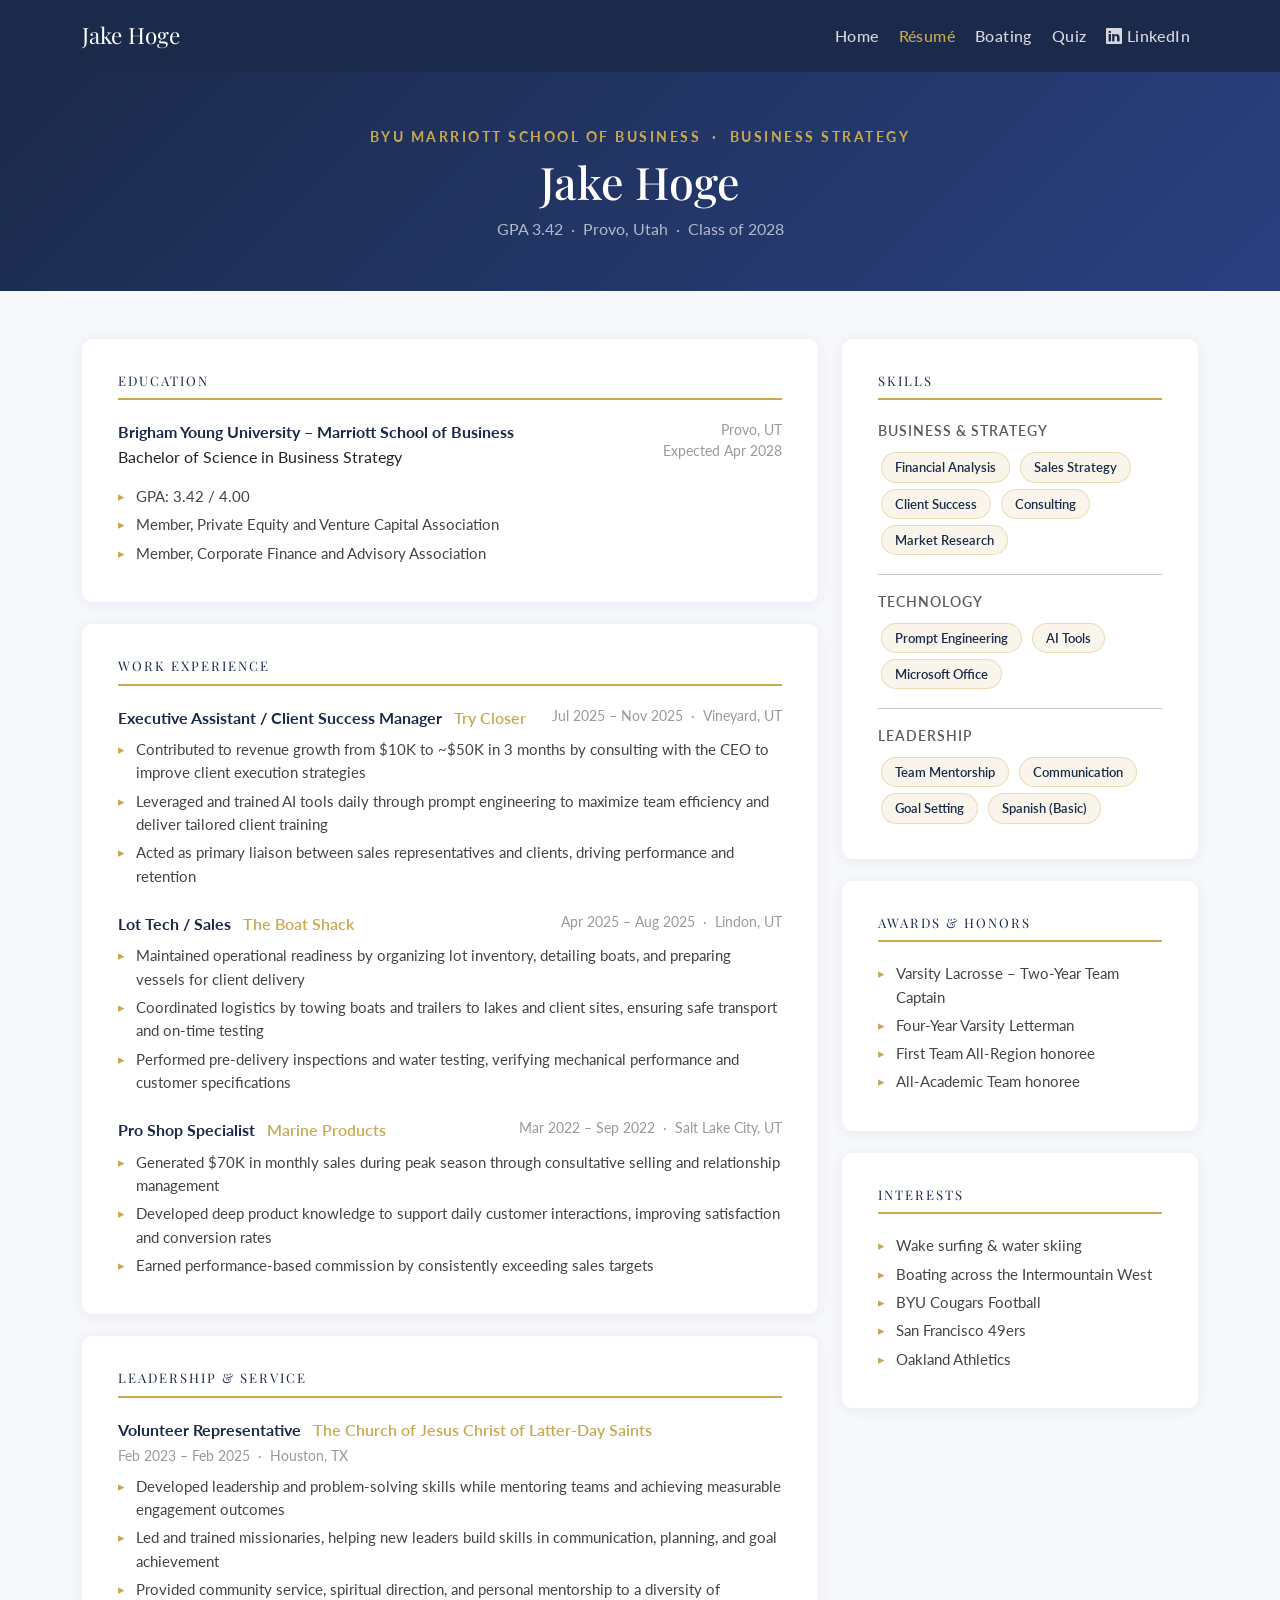
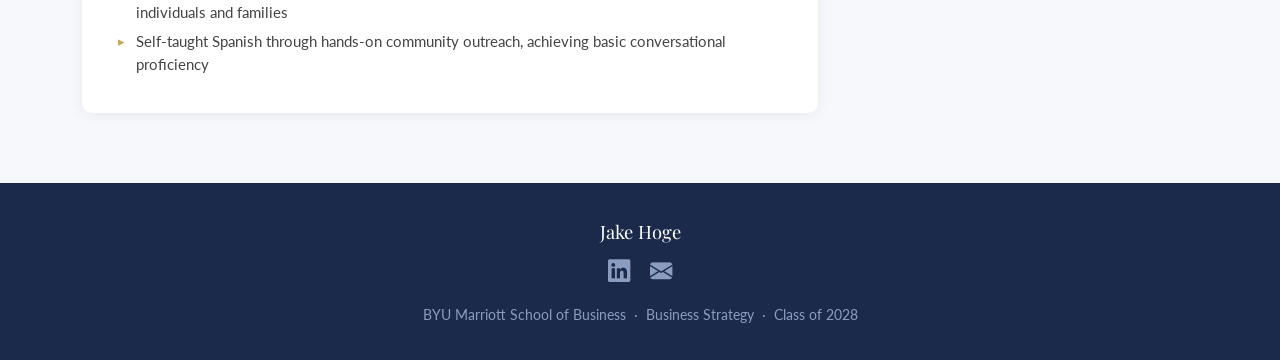
<file: index.html>
<!DOCTYPE html>
<html lang="en">
<head>
  <meta charset="UTF-8">
  <meta name="viewport" content="width=device-width, initial-scale=1">
  <title>Jake Hoge | Résumé</title>
  <link href="https://cdn.jsdelivr.net/npm/bootstrap@5.3.2/dist/css/bootstrap.min.css" rel="stylesheet">
  <link rel="stylesheet" href="https://cdn.jsdelivr.net/npm/bootstrap-icons@1.11.3/font/bootstrap-icons.css">
  <link href="https://fonts.googleapis.com/css2?family=Playfair+Display:wght@400;700&family=Lato:wght@300;400;700&display=swap" rel="stylesheet">
  <style>
    :root {
      --navy: #1b2a4a;
      --gold: #c8a951;
      --gold-light: #e8d08a;
      --bg-light: #f7f8fc;
    }
    body { font-family: 'Lato', sans-serif; background: var(--bg-light); }

    /* NAVBAR */
    .navbar { background: var(--navy) !important; padding: 14px 0; }
    .navbar-brand { font-family: 'Playfair Display', serif; font-size: 1.4rem; color: #fff !important; }
    .nav-link { color: rgba(255,255,255,0.82) !important; font-weight: 500; letter-spacing: 0.4px; transition: color 0.2s; }
    .nav-link:hover, .nav-link.active { color: var(--gold) !important; }

    /* RESUME HEADER */
    .resume-header {
      background: linear-gradient(135deg, #1b2a4a 0%, #2a4080 100%);
      padding: 55px 0 50px;
      color: #fff;
    }
    .resume-header h1 { font-family: 'Playfair Display', serif; font-size: 2.8rem; }
    .resume-header .subtitle { color: var(--gold); letter-spacing: 2.5px; text-transform: uppercase; font-size: 0.85rem; font-weight: 700; }

    /* RESUME CARD */
    .r-card {
      background: #fff;
      border-radius: 10px;
      box-shadow: 0 2px 14px rgba(27,42,74,0.07);
      padding: 32px 36px;
      margin-bottom: 22px;
    }

    /* SECTION HEADINGS */
    .r-heading {
      font-family: 'Playfair Display', serif;
      color: var(--navy);
      font-size: 0.82rem;
      text-transform: uppercase;
      letter-spacing: 2px;
      border-bottom: 2px solid var(--gold);
      padding-bottom: 8px;
      margin-bottom: 20px;
    }

    /* JOB ENTRIES */
    .job-title { font-weight: 700; color: var(--navy); font-size: 1.02rem; }
    .company-name { color: var(--gold); font-weight: 600; }
    .date-loc { color: #999; font-size: 0.85rem; }

    /* BULLETS */
    .r-bullet { position: relative; padding-left: 18px; color: #444; font-size: 0.94rem; margin-bottom: 5px; line-height: 1.55; }
    .r-bullet::before { content: '▸'; position: absolute; left: 0; color: var(--gold); font-size: 0.8rem; top: 2px; }

    /* SKILL TAGS */
    .skill-tag {
      display: inline-block;
      background: rgba(200,169,81,0.12);
      color: var(--navy);
      border: 1px solid rgba(200,169,81,0.35);
      border-radius: 20px;
      padding: 4px 13px;
      font-size: 0.84rem;
      font-weight: 600;
      margin: 3px;
    }

    /* FOOTER */
    footer { background: var(--navy); color: #8a9dc0; padding: 35px 0; }
    footer a { color: var(--gold); text-decoration: none; }
    .social-link { font-size: 1.4rem; color: #8a9dc0; margin: 0 8px; transition: color 0.2s; display: inline-block; }
    .social-link:hover { color: var(--gold); }
  </style>
</head>
<body>

<nav class="navbar navbar-expand-lg sticky-top">
  <div class="container">
    <a class="navbar-brand" href="index.html">Jake Hoge</a>
    <button class="navbar-toggler border-0" type="button" data-bs-toggle="collapse" data-bs-target="#navmenu">
      <i class="bi bi-list text-white fs-3"></i>
    </button>
    <div class="collapse navbar-collapse" id="navmenu">
      <ul class="navbar-nav ms-auto gap-1">
        <li class="nav-item"><a class="nav-link" href="index.html">Home</a></li>
        <li class="nav-item"><a class="nav-link active" href="resume.html">Résumé</a></li>
        <li class="nav-item"><a class="nav-link" href="scratch.html">Boating</a></li>
        <li class="nav-item"><a class="nav-link" href="app.html">Quiz</a></li>
        <li class="nav-item">
          <a class="nav-link" href="https://www.linkedin.com/in/jake-hoge" target="_blank">
            <i class="bi bi-linkedin me-1"></i>LinkedIn
          </a>
        </li>
      </ul>
    </div>
  </div>
</nav>

<div class="resume-header text-center">
  <div class="container">
    <div class="subtitle mb-2">BYU Marriott School of Business &nbsp;·&nbsp; Business Strategy</div>
    <h1 class="mb-2">Jake Hoge</h1>
    <p class="mb-0" style="color:rgba(255,255,255,0.65);">GPA 3.42 &nbsp;·&nbsp; Provo, Utah &nbsp;·&nbsp; Class of 2028</p>
  </div>
</div>

<div class="container py-5">
  <div class="row g-4">

    <div class="col-lg-8">

      <div class="r-card">
        <div class="r-heading">Education</div>
        <div class="d-flex justify-content-between flex-wrap gap-2">
          <div>
            <div class="job-title">Brigham Young University &ndash; Marriott School of Business</div>
            <div>Bachelor of Science in Business Strategy</div>
          </div>
          <div class="text-end">
            <div class="date-loc">Provo, UT</div>
            <div class="date-loc">Expected Apr 2028</div>
          </div>
        </div>
        <div class="mt-3">
          <div class="r-bullet">GPA: 3.42 / 4.00</div>
          <div class="r-bullet">Member, Private Equity and Venture Capital Association</div>
          <div class="r-bullet">Member, Corporate Finance and Advisory Association</div>
        </div>
      </div>

      <div class="r-card">
        <div class="r-heading">Work Experience</div>

        <div class="mb-4">
          <div class="d-flex justify-content-between flex-wrap gap-1">
            <div>
              <span class="job-title">Executive Assistant / Client Success Manager</span>
              <span class="ms-2 company-name">Try Closer</span>
            </div>
            <div class="date-loc">Jul 2025 – Nov 2025 &nbsp;·&nbsp; Vineyard, UT</div>
          </div>
          <div class="mt-2">
            <div class="r-bullet">Contributed to revenue growth from $10K to ~$50K in 3 months by consulting with the CEO to improve client execution strategies</div>
            <div class="r-bullet">Leveraged and trained AI tools daily through prompt engineering to maximize team efficiency and deliver tailored client training</div>
            <div class="r-bullet">Acted as primary liaison between sales representatives and clients, driving performance and retention</div>
          </div>
        </div>

        <div class="mb-4">
          <div class="d-flex justify-content-between flex-wrap gap-1">
            <div>
              <span class="job-title">Lot Tech / Sales</span>
              <span class="ms-2 company-name">The Boat Shack</span>
            </div>
            <div class="date-loc">Apr 2025 – Aug 2025 &nbsp;·&nbsp; Lindon, UT</div>
          </div>
          <div class="mt-2">
            <div class="r-bullet">Maintained operational readiness by organizing lot inventory, detailing boats, and preparing vessels for client delivery</div>
            <div class="r-bullet">Coordinated logistics by towing boats and trailers to lakes and client sites, ensuring safe transport and on-time testing</div>
            <div class="r-bullet">Performed pre-delivery inspections and water testing, verifying mechanical performance and customer specifications</div>
          </div>
        </div>

        <div>
          <div class="d-flex justify-content-between flex-wrap gap-1">
            <div>
              <span class="job-title">Pro Shop Specialist</span>
              <span class="ms-2 company-name">Marine Products</span>
            </div>
            <div class="date-loc">Mar 2022 – Sep 2022 &nbsp;·&nbsp; Salt Lake City, UT</div>
          </div>
          <div class="mt-2">
            <div class="r-bullet">Generated $70K in monthly sales during peak season through consultative selling and relationship management</div>
            <div class="r-bullet">Developed deep product knowledge to support daily customer interactions, improving satisfaction and conversion rates</div>
            <div class="r-bullet">Earned performance-based commission by consistently exceeding sales targets</div>
          </div>
        </div>
      </div>

      <div class="r-card">
        <div class="r-heading">Leadership &amp; Service</div>
        <div class="d-flex justify-content-between flex-wrap gap-1">
          <div>
            <span class="job-title">Volunteer Representative</span>
            <span class="ms-2 company-name">The Church of Jesus Christ of Latter-Day Saints</span>
          </div>
          <div class="date-loc">Feb 2023 – Feb 2025 &nbsp;·&nbsp; Houston, TX</div>
        </div>
        <div class="mt-2">
          <div class="r-bullet">Developed leadership and problem-solving skills while mentoring teams and achieving measurable engagement outcomes</div>
          <div class="r-bullet">Led and trained missionaries, helping new leaders build skills in communication, planning, and goal achievement</div>
          <div class="r-bullet">Provided community service, spiritual direction, and personal mentorship to a diversity of individuals and families</div>
          <div class="r-bullet">Self-taught Spanish through hands-on community outreach, achieving basic conversational proficiency</div>
        </div>
      </div>

    </div>

    <div class="col-lg-4">

      <div class="r-card">
        <div class="r-heading">Skills</div>

        <p class="text-muted small fw-semibold mb-2 text-uppercase" style="letter-spacing:1px;">Business &amp; Strategy</p>
        <span class="skill-tag">Financial Analysis</span>
        <span class="skill-tag">Sales Strategy</span>
        <span class="skill-tag">Client Success</span>
        <span class="skill-tag">Consulting</span>
        <span class="skill-tag">Market Research</span>

        <hr class="my-3">
        <p class="text-muted small fw-semibold mb-2 text-uppercase" style="letter-spacing:1px;">Technology</p>
        <span class="skill-tag">Prompt Engineering</span>
        <span class="skill-tag">AI Tools</span>
        <span class="skill-tag">Microsoft Office</span>

        <hr class="my-3">
        <p class="text-muted small fw-semibold mb-2 text-uppercase" style="letter-spacing:1px;">Leadership</p>
        <span class="skill-tag">Team Mentorship</span>
        <span class="skill-tag">Communication</span>
        <span class="skill-tag">Goal Setting</span>
        <span class="skill-tag">Spanish (Basic)</span>
      </div>

      <div class="r-card">
        <div class="r-heading">Awards &amp; Honors</div>
        <div class="r-bullet">Varsity Lacrosse – Two-Year Team Captain</div>
        <div class="r-bullet">Four-Year Varsity Letterman</div>
        <div class="r-bullet">First Team All-Region honoree</div>
        <div class="r-bullet">All-Academic Team honoree</div>
      </div>

      <div class="r-card">
        <div class="r-heading">Interests</div>
        <div class="r-bullet">Wake surfing &amp; water skiing</div>
        <div class="r-bullet">Boating across the Intermountain West</div>
        <div class="r-bullet">BYU Cougars Football</div>
        <div class="r-bullet">San Francisco 49ers</div>
        <div class="r-bullet">Oakland Athletics</div>
      </div>

    </div>
  </div>
</div>

<footer>
  <div class="container text-center">
    <p class="mb-2" style="color:#fff; font-family:'Playfair Display',serif; font-size:1.15rem;">Jake Hoge</p>
    <div class="mb-3">
      <a href="https://www.linkedin.com/in/jake-hoge" class="social-link" target="_blank"><i class="bi bi-linkedin"></i></a>
      <a href="mailto:spamstinks@spam.com" class="social-link"><i class="bi bi-envelope-fill"></i></a>
    </div>
    <p class="mb-0 small">BYU Marriott School of Business &nbsp;·&nbsp; Business Strategy &nbsp;·&nbsp; Class of 2028</p>
  </div>
</footer>

<script src="https://cdn.jsdelivr.net/npm/bootstrap@5.3.2/dist/js/bootstrap.bundle.min.js"></script>
</body>
</html>
</file>
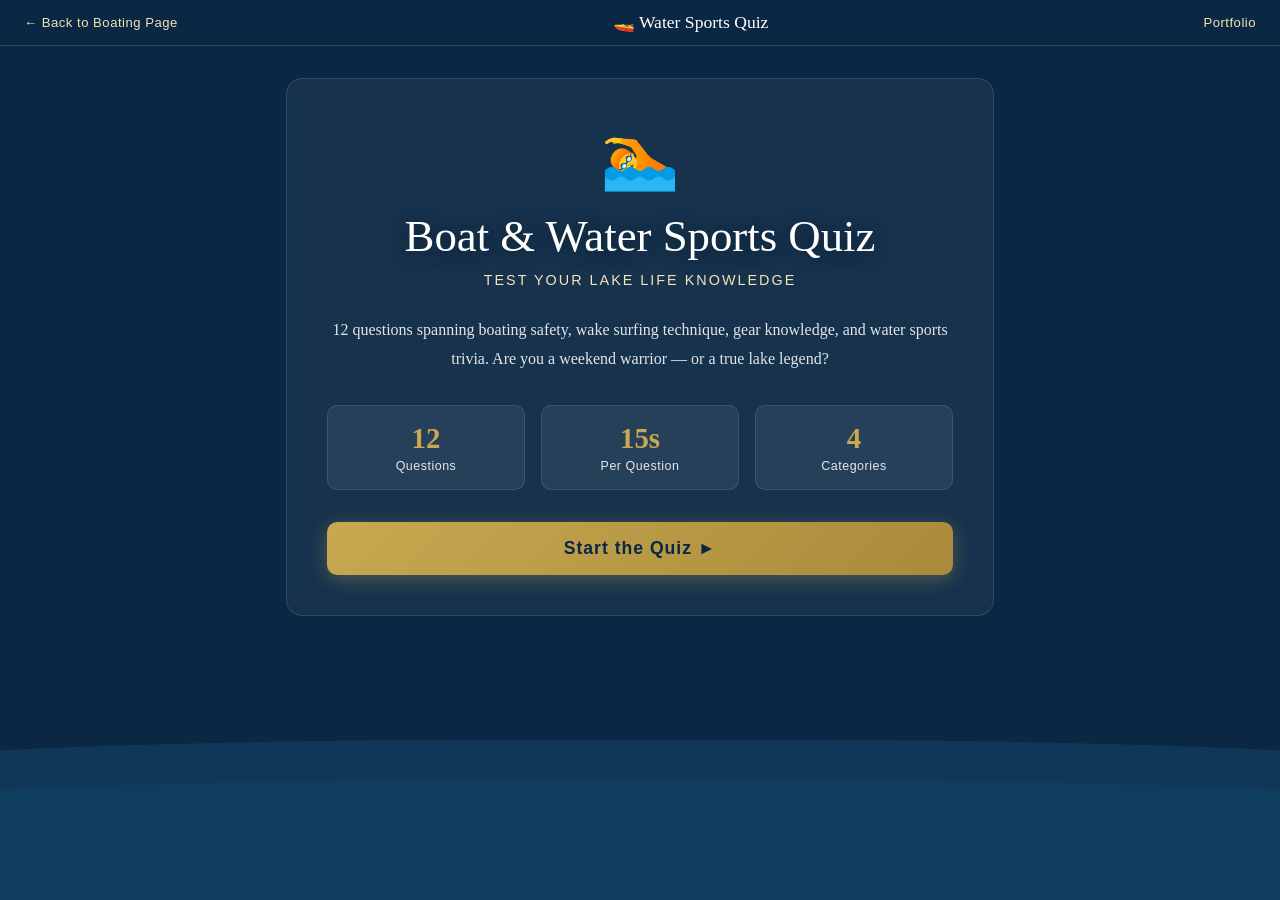
<file: app.html>
<!DOCTYPE html>
<html lang="en">
<head>
  <meta charset="UTF-8">
  <meta name="viewport" content="width=device-width, initial-scale=1">
  <title>Boat & Water Sports Quiz</title>
  <style>
    /* ====== DESIGN SYSTEM ====== */
    :root {
      --ocean-deep: #0a2744;
      --ocean-mid:  #0d4f8b;
      --ocean-surf: #1a8cc4;
      --wave:       #4fc3f7;
      --sand:       #f4e4b4;
      --gold:       #c8a951;
      --white:      #ffffff;
      --success:    #2ecc71;
      --error:      #e74c3c;
      --text-light: rgba(255,255,255,0.88);
    }

    * { box-sizing: border-box; margin: 0; padding: 0; }

    body {
      font-family: 'Georgia', serif;
      background: var(--ocean-deep);
      min-height: 100vh;
      display: flex;
      flex-direction: column;
      align-items: center;
      overflow-x: hidden;
    }

    /* ====== ANIMATED WAVE BACKGROUND ====== */
    body::before, body::after {
      content: '';
      position: fixed;
      left: -50%;
      width: 200%;
      border-radius: 43%;
      animation: wave-spin linear infinite;
      z-index: 0;
      pointer-events: none;
    }
    body::before {
      height: 260px;
      bottom: -100px;
      background: rgba(79, 195, 247, 0.10);
      animation-duration: 14s;
    }
    body::after {
      height: 240px;
      bottom: -120px;
      background: rgba(26, 140, 196, 0.07);
      animation-duration: 18s;
      animation-direction: reverse;
    }
    @keyframes wave-spin {
      from { transform: rotate(0deg); }
      to   { transform: rotate(360deg); }
    }

    /* ====== NAV BAR ====== */
    #quiz-nav {
      width: 100%;
      background: rgba(10,39,68,0.95);
      padding: 12px 24px;
      display: flex;
      align-items: center;
      justify-content: space-between;
      position: relative;
      z-index: 10;
      border-bottom: 1px solid rgba(200,169,81,0.25);
    }
    #quiz-nav a {
      color: var(--sand);
      font-family: Arial, sans-serif;
      font-size: 0.82rem;
      text-decoration: none;
      letter-spacing: 0.5px;
    }
    #quiz-nav a:hover { color: #fff; }
    #quiz-nav .brand {
      font-family: 'Georgia', serif;
      font-size: 1.1rem;
      color: #fff;
    }

    /* ====== MAIN CONTAINER ====== */
    #app {
      position: relative;
      z-index: 1;
      width: 100%;
      max-width: 740px;
      padding: 32px 16px 60px;
      display: flex;
      flex-direction: column;
      align-items: center;
    }

    /* ====== SCREEN PANELS ====== */
    .screen {
      width: 100%;
      display: none;
      animation: fade-up 0.4s ease both;
    }
    .screen.active { display: block; }
    @keyframes fade-up {
      from { opacity: 0; transform: translateY(18px); }
      to   { opacity: 1; transform: translateY(0); }
    }

    /* ====== CARD ====== */
    .card {
      background: rgba(255,255,255,0.05);
      border: 1px solid rgba(255,255,255,0.12);
      border-radius: 16px;
      padding: 40px;
      backdrop-filter: blur(8px);
      color: var(--white);
    }

    /* ====== WELCOME SCREEN ====== */
    #welcome-screen .title {
      font-size: 2.8rem;
      color: var(--white);
      text-align: center;
      line-height: 1.2;
      margin-bottom: 8px;
      text-shadow: 0 2px 20px rgba(0,0,0,0.4);
    }
    #welcome-screen .boat-icon {
      font-size: 4rem;
      text-align: center;
      display: block;
      margin-bottom: 16px;
      animation: bob 2.5s ease-in-out infinite;
    }
    @keyframes bob {
      0%, 100% { transform: translateY(0); }
      50%       { transform: translateY(-10px); }
    }
    #welcome-screen .subtitle {
      text-align: center;
      color: var(--sand);
      font-family: Arial, sans-serif;
      font-size: 0.9rem;
      letter-spacing: 2px;
      text-transform: uppercase;
      margin-bottom: 28px;
    }
    #welcome-screen .desc {
      color: var(--text-light);
      line-height: 1.8;
      text-align: center;
      margin-bottom: 32px;
    }
    .quiz-info {
      display: grid;
      grid-template-columns: repeat(3, 1fr);
      gap: 16px;
      margin-bottom: 32px;
    }
    .info-box {
      background: rgba(255,255,255,0.07);
      border-radius: 10px;
      padding: 16px;
      text-align: center;
      border: 1px solid rgba(255,255,255,0.1);
    }
    .info-box .num {
      font-size: 1.8rem;
      color: var(--gold);
      font-weight: 700;
      display: block;
    }
    .info-box .label {
      font-family: Arial, sans-serif;
      font-size: 0.78rem;
      color: var(--text-light);
      letter-spacing: 0.5px;
      margin-top: 4px;
    }

    /* ====== BUTTONS ====== */
    .btn-start {
      display: block;
      width: 100%;
      background: linear-gradient(135deg, var(--gold), #a88a3a);
      color: var(--ocean-deep);
      font-family: Arial, sans-serif;
      font-size: 1.1rem;
      font-weight: 700;
      padding: 16px;
      border: none;
      border-radius: 10px;
      cursor: pointer;
      letter-spacing: 1px;
      transition: transform 0.15s, box-shadow 0.15s;
      box-shadow: 0 4px 20px rgba(200,169,81,0.35);
    }
    .btn-start:hover {
      transform: translateY(-2px);
      box-shadow: 0 8px 28px rgba(200,169,81,0.45);
    }

    /* ====== PROGRESS BAR ====== */
    #progress-bar-wrap {
      width: 100%;
      background: rgba(255,255,255,0.1);
      border-radius: 8px;
      height: 8px;
      margin-bottom: 28px;
      overflow: hidden;
    }
    #progress-bar {
      height: 100%;
      background: linear-gradient(90deg, var(--wave), var(--gold));
      border-radius: 8px;
      transition: width 0.4s ease;
    }

    #question-meta {
      display: flex;
      justify-content: space-between;
      align-items: center;
      margin-bottom: 10px;
    }
    #q-counter {
      font-family: Arial, sans-serif;
      font-size: 0.82rem;
      color: var(--sand);
      letter-spacing: 1px;
      text-transform: uppercase;
    }
    #q-category {
      font-family: Arial, sans-serif;
      font-size: 0.78rem;
      background: rgba(79,195,247,0.18);
      color: var(--wave);
      border: 1px solid rgba(79,195,247,0.3);
      border-radius: 20px;
      padding: 3px 12px;
      letter-spacing: 0.5px;
    }

    /* ====== TIMER ====== */
    #timer-ring-wrap {
      display: flex;
      justify-content: flex-end;
      margin-bottom: 16px;
    }
    #timer-svg {
      width: 52px; height: 52px;
      transform: rotate(-90deg);
    }
    #timer-track {
      fill: none;
      stroke: rgba(255,255,255,0.1);
      stroke-width: 4;
    }
    #timer-arc {
      fill: none;
      stroke: var(--wave);
      stroke-width: 4;
      stroke-linecap: round;
      stroke-dasharray: 132;
      stroke-dashoffset: 0;
      transition: stroke-dashoffset 1s linear, stroke 0.3s;
    }
    #timer-text {
      font-family: Arial, sans-serif;
      font-size: 0.92rem;
      font-weight: 700;
      fill: var(--white);
      text-anchor: middle;
      dominant-baseline: central;
      transform: rotate(90deg);
      transform-origin: 26px 26px;
    }

    /* ====== QUESTION TEXT ====== */
    #question-text {
      font-size: 1.22rem;
      color: var(--white);
      line-height: 1.65;
      margin-bottom: 28px;
      min-height: 70px;
    }

    /* ====== ANSWER OPTIONS ====== */
    #options-grid {
      display: grid;
      grid-template-columns: 1fr 1fr;
      gap: 12px;
      margin-bottom: 24px;
    }
    .option-btn {
      background: rgba(255,255,255,0.07);
      border: 1.5px solid rgba(255,255,255,0.15);
      border-radius: 10px;
      padding: 16px 14px;
      color: var(--white);
      font-family: Arial, sans-serif;
      font-size: 0.95rem;
      text-align: left;
      cursor: pointer;
      transition: background 0.15s, border-color 0.15s, transform 0.1s;
      line-height: 1.4;
    }
    .option-btn:hover:not(:disabled) {
      background: rgba(79,195,247,0.15);
      border-color: rgba(79,195,247,0.5);
      transform: scale(1.01);
    }
    .option-btn.correct {
      background: rgba(46,204,113,0.20);
      border-color: var(--success);
      color: #fff;
    }
    .option-btn.wrong {
      background: rgba(231,76,60,0.18);
      border-color: var(--error);
      color: #fff;
    }
    .option-btn:disabled { cursor: default; }

    /* ====== FEEDBACK BANNER ====== */
    #feedback-banner {
      display: none;
      border-radius: 10px;
      padding: 14px 18px;
      font-family: Arial, sans-serif;
      font-size: 0.92rem;
      line-height: 1.5;
      margin-bottom: 16px;
    }
    #feedback-banner.show { display: block; }
    #feedback-banner.correct-fb {
      background: rgba(46,204,113,0.15);
      border: 1px solid rgba(46,204,113,0.4);
      color: #a8f5c8;
    }
    #feedback-banner.wrong-fb {
      background: rgba(231,76,60,0.14);
      border: 1px solid rgba(231,76,60,0.35);
      color: #f9b4ac;
    }

    /* ====== NEXT BUTTON ====== */
    #next-btn {
      display: none;
      width: 100%;
      background: var(--ocean-mid);
      color: var(--white);
      font-family: Arial, sans-serif;
      font-size: 1rem;
      font-weight: 700;
      padding: 14px;
      border: none;
      border-radius: 10px;
      cursor: pointer;
      letter-spacing: 0.5px;
      transition: background 0.2s;
    }
    #next-btn.visible { display: block; }
    #next-btn:hover { background: var(--ocean-surf); }

    /* ====== RESULTS SCREEN ====== */
    #results-screen .score-circle {
      width: 160px; height: 160px;
      border-radius: 50%;
      background: conic-gradient(var(--gold) var(--pct, 0%), rgba(255,255,255,0.1) 0%);
      display: flex;
      align-items: center;
      justify-content: center;
      margin: 0 auto 28px;
      position: relative;
    }
    #results-screen .score-circle::before {
      content: '';
      position: absolute;
      inset: 14px;
      border-radius: 50%;
      background: var(--ocean-deep);
    }
    #results-screen .score-circle .score-num {
      position: relative;
      z-index: 1;
      text-align: center;
    }
    #results-screen .score-circle .score-num span {
      display: block;
      font-size: 2.6rem;
      color: var(--white);
      line-height: 1;
    }
    #results-screen .score-circle .score-num small {
      font-family: Arial, sans-serif;
      font-size: 0.78rem;
      color: var(--sand);
      letter-spacing: 1px;
    }
    #results-screen h2 {
      font-size: 2rem;
      text-align: center;
      color: var(--white);
      margin-bottom: 8px;
    }
    #results-screen .grade-msg {
      text-align: center;
      color: var(--sand);
      font-family: Arial, sans-serif;
      font-size: 0.95rem;
      margin-bottom: 24px;
      line-height: 1.6;
    }
    #answer-summary {
      margin: 24px 0;
    }
    .summary-row {
      display: flex;
      align-items: flex-start;
      gap: 12px;
      padding: 12px 0;
      border-bottom: 1px solid rgba(255,255,255,0.07);
      font-family: Arial, sans-serif;
      font-size: 0.88rem;
    }
    .summary-row .dot {
      width: 22px; height: 22px;
      border-radius: 50%;
      flex-shrink: 0;
      display: flex; align-items: center; justify-content: center;
      font-size: 0.75rem;
      font-weight: 700;
      margin-top: 1px;
    }
    .dot.ok  { background: var(--success); }
    .dot.no  { background: var(--error); }
    .summary-row .q-text { color: var(--text-light); flex: 1; line-height: 1.4; }
    .summary-row .a-text { color: var(--sand); font-size: 0.8rem; margin-top: 2px; }

    .btn-retry {
      display: block;
      width: 100%;
      background: linear-gradient(135deg, var(--gold), #a88a3a);
      color: var(--ocean-deep);
      font-family: Arial, sans-serif;
      font-size: 1rem;
      font-weight: 700;
      padding: 15px;
      border: none;
      border-radius: 10px;
      cursor: pointer;
      margin-top: 20px;
      letter-spacing: 0.5px;
      transition: transform 0.15s;
    }
    .btn-retry:hover { transform: translateY(-2px); }
    .btn-home {
      display: block;
      width: 100%;
      background: transparent;
      border: 1.5px solid rgba(255,255,255,0.2);
      color: var(--text-light);
      font-family: Arial, sans-serif;
      font-size: 0.9rem;
      padding: 12px;
      border-radius: 10px;
      cursor: pointer;
      margin-top: 10px;
      text-decoration: none;
      text-align: center;
      transition: border-color 0.2s;
    }
    .btn-home:hover { border-color: rgba(255,255,255,0.45); color: #fff; }

    /* ====== SCORE TICKER ====== */
    #score-display {
      font-family: Arial, sans-serif;
      font-size: 0.82rem;
      color: var(--sand);
    }

    /* ====== RESPONSIVE ====== */
    @media (max-width: 500px) {
      .card { padding: 24px 18px; }
      #options-grid { grid-template-columns: 1fr; }
      #welcome-screen .title { font-size: 2rem; }
      .quiz-info { grid-template-columns: repeat(3, 1fr); }
    }
  </style>
</head>
<body>

<!-- NAV -->
<nav id="quiz-nav">
  <a href="scratch.html">&#8592; Back to Boating Page</a>
  <span class="brand">&#128676; Water Sports Quiz</span>
  <a href="index.html">Portfolio</a>
</nav>

<div id="app">

  <!-- ============================================
       WELCOME SCREEN
       ============================================ -->
  <div id="welcome-screen" class="screen active">
    <div class="card">
      <span class="boat-icon">&#127946;</span>
      <div class="title">Boat &amp; Water Sports Quiz</div>
      <div class="subtitle">Test Your Lake Life Knowledge</div>
      <p class="desc">
        12 questions spanning boating safety, wake surfing technique, gear knowledge, 
        and water sports trivia. Are you a weekend warrior — or a true lake legend?
      </p>
      <div class="quiz-info">
        <div class="info-box">
          <span class="num">12</span>
          <div class="label">Questions</div>
        </div>
        <div class="info-box">
          <span class="num">15s</span>
          <div class="label">Per Question</div>
        </div>
        <div class="info-box">
          <span class="num">4</span>
          <div class="label">Categories</div>
        </div>
      </div>
      <button class="btn-start" onclick="startQuiz()">Start the Quiz &#9658;</button>
    </div>
  </div>

  <!-- ============================================
       QUESTION SCREEN
       ============================================ -->
  <div id="question-screen" class="screen">

    <!-- Progress -->
    <div id="progress-bar-wrap">
      <div id="progress-bar" style="width:0%"></div>
    </div>

    <div class="card">
      <div id="question-meta">
        <div id="q-counter">Question 1 of 12</div>
        <div id="q-category">Safety</div>
      </div>

      <!-- Timer ring -->
      <div id="timer-ring-wrap">
        <svg id="timer-svg" viewBox="0 0 52 52">
          <circle id="timer-track" cx="26" cy="26" r="21" />
          <circle id="timer-arc"   cx="26" cy="26" r="21" />
          <text id="timer-text" x="26" y="26">15</text>
        </svg>
      </div>

      <div id="question-text">Loading question...</div>

      <div id="options-grid">
        <button class="option-btn" onclick="selectAnswer(0)"></button>
        <button class="option-btn" onclick="selectAnswer(1)"></button>
        <button class="option-btn" onclick="selectAnswer(2)"></button>
        <button class="option-btn" onclick="selectAnswer(3)"></button>
      </div>

      <div id="feedback-banner"></div>
      <button id="next-btn" onclick="nextQuestion()">Next Question &#8594;</button>

    </div>

    <!-- Score strip -->
    <div style="text-align:center; margin-top:14px;">
      <span id="score-display">Score: 0 / 0</span>
    </div>
  </div>

  <!-- ============================================
       RESULTS SCREEN
       ============================================ -->
  <div id="results-screen" class="screen">
    <div class="card">
      <div class="score-circle" id="score-circle">
        <div class="score-num">
          <span id="final-score-num">0</span>
          <small>CORRECT</small>
        </div>
      </div>
      <h2 id="result-title">Results</h2>
      <p class="grade-msg" id="grade-msg"></p>

      <div id="answer-summary"></div>

      <button class="btn-retry" onclick="startQuiz()">&#8635; Try Again</button>
      <a href="scratch.html" class="btn-home">&#128676; Back to Boating Page</a>
    </div>
  </div>

</div><!-- end #app -->

<script>
  /* ================================================
     QUIZ DATA — 12 questions across 4 categories
     ================================================ */
  const questions = [
    {
      category: "Safety",
      q: "What does PFD stand for in boating safety?",
      opts: ["Personal Flotation Device", "Power Fuel Dispenser", "Port Forward Deck", "Propeller Force Direction"],
      ans: 0,
      fact: "PFDs are legally required for all passengers. Type III vests are most common for water sports."
    },
    {
      category: "Navigation",
      q: "Which side of a boat is the 'starboard' side?",
      opts: ["Left", "Right", "Bow (Front)", "Stern (Back)"],
      ans: 1,
      fact: "Starboard = right when facing forward. Port = left. A helpful trick: 'port' and 'left' both have 4 letters."
    },
    {
      category: "Safety",
      q: "What color is the starboard (right) navigation light on a boat?",
      opts: ["Red", "White", "Green", "Yellow"],
      ans: 2,
      fact: "Starboard lights are green, port lights are red. White lights appear at the stern and masthead."
    },
    {
      category: "Wake Surfing",
      q: "What is ballast used for in a wake surf boat?",
      opts: ["Improve fuel efficiency", "Sink the bow for speed", "Add weight to create a larger wave", "Cool the engine"],
      ans: 2,
      fact: "Ballast bags or tanks fill with water to add weight to one side of the boat, shaping a larger, more surfable wave."
    },
    {
      category: "Wake Surfing",
      q: "Approximately what speed do wake surf boats typically travel?",
      opts: ["5–7 mph", "10–12 mph", "22–28 mph", "35–40 mph"],
      ans: 1,
      fact: "10–12 mph is the sweet spot for most wake surfers. Too fast and the wave steepens; too slow and it flattens."
    },
    {
      category: "Water Sports",
      q: "In wakeboarding, what is an 'invert'?",
      opts: ["Riding switch (backwards)", "A trick where the rider goes upside-down", "A type of binding release", "Jumping off the back of the wave"],
      ans: 1,
      fact: "Inverts are aerial tricks where the rider's head goes below their feet — some of the most spectacular moves in the sport."
    },
    {
      category: "Safety",
      q: "What is the required minimum number of PFDs needed on a boat for recreational use?",
      opts: ["One for the driver only", "One for each passenger onboard", "Two total per vessel", "Only recommended, not required"],
      ans: 1,
      fact: "U.S. Coast Guard regulations require at least one USCG-approved PFD for every person aboard."
    },
    {
      category: "Navigation",
      q: "What does it mean when a boat is 'running aground'?",
      opts: ["Traveling at top speed", "The hull touches the lake or river bottom", "Anchoring in deep water", "Operating with the engine off"],
      ans: 1,
      fact: "Running aground means the hull has made contact with the bottom. Always check depth charts for unfamiliar water."
    },
    {
      category: "Water Sports",
      q: "What type of hull creates the most pronounced wake for surfing?",
      opts: ["V-hull", "Flat-bottom hull", "Tunnel hull", "Displacement hull (surf-specific)"],
      ans: 3,
      fact: "Modern surf boats use displacement hulls with integrated ballast systems designed specifically to create large, clean surf waves."
    },
    {
      category: "Wake Surfing",
      q: "When wake surfing without a rope, what keeps the rider on the wave?",
      opts: ["Gravity alone", "A magnetic attachment to the boat", "The hydrodynamic push of the wave face", "A hidden tether"],
      ans: 2,
      fact: "Once the rider is in the pocket of the wave, the wave's push replaces the rope — that's the magic of wake surfing!"
    },
    {
      category: "Water Sports",
      q: "Which governing body oversees professional wakeboarding competitions worldwide?",
      opts: ["WWA (World Wake Association)", "USCG (US Coast Guard)", "FISA (World Rowing)", "NBA (National Boat Association)"],
      ans: 0,
      fact: "The WWA (World Wake Association) governs wakeboarding, wake surfing, and wakeskate competitions globally."
    },
    {
      category: "Safety",
      q: "What is the safest zone to stay clear of while a boat is moving?",
      opts: ["Bow (front)", "Stern and propeller area", "Starboard side", "Port side"],
      ans: 1,
      fact: "The propeller spins at high RPM and causes serious injuries. Always stay clear of the stern area when the engine is running."
    }
  ];

  /* ================================================
     QUIZ STATE
     ================================================ */
  let currentQ   = 0;
  let score      = 0;
  let answered   = false;
  let timerVal   = 15;
  let timerInt   = null;
  let userAnswers = [];

  /* ================================================
     HELPERS
     ================================================ */
  function showScreen(id) {
    document.querySelectorAll('.screen').forEach(s => s.classList.remove('active'));
    document.getElementById(id).classList.add('active');
  }

  function setProgress(n, total) {
    document.getElementById('progress-bar').style.width = ((n / total) * 100) + '%';
  }

  /* ================================================
     TIMER
     ================================================ */
  const TIMER_DURATION = 15;
  const CIRCUMFERENCE  = 2 * Math.PI * 21; // ~132

  function startTimer() {
    timerVal = TIMER_DURATION;
    clearInterval(timerInt);
    updateTimerUI(timerVal);
    timerInt = setInterval(() => {
      timerVal--;
      updateTimerUI(timerVal);
      if (timerVal <= 0) {
        clearInterval(timerInt);
        autoExpire();
      }
    }, 1000);
  }

  function updateTimerUI(val) {
    const arc  = document.getElementById('timer-arc');
    const txt  = document.getElementById('timer-text');
    const pct  = val / TIMER_DURATION;
    arc.style.strokeDashoffset = CIRCUMFERENCE * (1 - pct);
    txt.textContent = val;
    arc.style.stroke = val > 5 ? 'var(--wave)' : 'var(--error)';
  }

  function autoExpire() {
    if (!answered) {
      answered = true;
      userAnswers.push({ qIdx: currentQ, chosen: -1, correct: false });
      revealAnswer(-1);
      showFeedback(false, "Time's up! " + questions[currentQ].fact);
      lockOptions();
      showNextBtn();
    }
  }

  function stopTimer() {
    clearInterval(timerInt);
  }

  /* ================================================
     QUIZ FLOW
     ================================================ */
  function startQuiz() {
    currentQ    = 0;
    score       = 0;
    answered    = false;
    userAnswers = [];
    showScreen('question-screen');
    loadQuestion(currentQ);
  }

  function loadQuestion(idx) {
    const q = questions[idx];
    answered = false;

    document.getElementById('q-counter').textContent   = `Question ${idx + 1} of ${questions.length}`;
    document.getElementById('q-category').textContent  = q.category;
    document.getElementById('question-text').textContent = q.q;
    document.getElementById('score-display').textContent = `Score: ${score} / ${idx}`;
    setProgress(idx, questions.length);

    // Reset buttons
    const opts = document.querySelectorAll('.option-btn');
    opts.forEach((btn, i) => {
      btn.textContent  = q.opts[i];
      btn.className    = 'option-btn';
      btn.disabled     = false;
    });

    // Reset feedback
    const fb = document.getElementById('feedback-banner');
    fb.className = 'feedback-banner';
    fb.textContent = '';
    fb.style.display = 'none';

    // Hide next btn
    const nb = document.getElementById('next-btn');
    nb.classList.remove('visible');

    startTimer();
  }

  function selectAnswer(choiceIdx) {
    if (answered) return;
    answered = true;
    stopTimer();

    const correct = (choiceIdx === questions[currentQ].ans);
    if (correct) score++;

    userAnswers.push({ qIdx: currentQ, chosen: choiceIdx, correct });
    revealAnswer(choiceIdx);
    showFeedback(correct, questions[currentQ].fact);
    lockOptions();
    showNextBtn();
  }

  function revealAnswer(chosenIdx) {
    const opts   = document.querySelectorAll('.option-btn');
    const correct = questions[currentQ].ans;
    opts.forEach((btn, i) => {
      if (i === correct)   btn.classList.add('correct');
      if (i === chosenIdx && i !== correct) btn.classList.add('wrong');
    });
  }

  function lockOptions() {
    document.querySelectorAll('.option-btn').forEach(b => b.disabled = true);
  }

  function showFeedback(correct, fact) {
    const fb = document.getElementById('feedback-banner');
    fb.style.display = 'block';
    fb.className = 'show ' + (correct ? 'correct-fb' : 'wrong-fb');
    fb.innerHTML = (correct ? '✓ Correct! ' : '✗ Incorrect. ') + fact;
  }

  function showNextBtn() {
    const nb = document.getElementById('next-btn');
    nb.textContent = (currentQ < questions.length - 1) ? 'Next Question →' : 'See Results →';
    nb.classList.add('visible');
  }

  function nextQuestion() {
    currentQ++;
    if (currentQ >= questions.length) {
      showResults();
    } else {
      loadQuestion(currentQ);
    }
  }

  /* ================================================
     RESULTS
     ================================================ */
  function showResults() {
    stopTimer();
    setProgress(questions.length, questions.length);

    showScreen('results-screen');

    // Score circle
    const pct = score / questions.length;
    document.getElementById('score-circle').style.setProperty('--pct', (pct * 100).toFixed(1) + '%');
    document.getElementById('final-score-num').textContent = `${score}/${questions.length}`;

    // Grade message
    let title, msg;
    if (pct === 1)       { title = "Perfect Score! 🏆";   msg = "You're a true lake legend. Every question right — flawless!"; }
    else if (pct >= 0.9) { title = "Lake Expert! ⚓";       msg = "Almost perfect. You clearly spend serious time on the water."; }
    else if (pct >= 0.75){ title = "Solid Boater! 🛥";      msg = "Great score! You know your stuff — keep hitting the waves."; }
    else if (pct >= 0.5) { title = "Weekend Warrior 🌊";    msg = "Decent foundation. A few more summers on the lake and you'll be a pro."; }
    else                 { title = "Beginner's Waves 🐟";   msg = "Time for some practice! Study up and try again — everyone starts somewhere."; }

    document.getElementById('result-title').textContent = title;
    document.getElementById('grade-msg').textContent    = msg;

    // Answer summary
    const summary = document.getElementById('answer-summary');
    summary.innerHTML = '';
    userAnswers.forEach(({ qIdx, correct }) => {
      const q   = questions[qIdx];
      const row = document.createElement('div');
      row.className = 'summary-row';
      row.innerHTML = `
        <div class="dot ${correct ? 'ok' : 'no'}">${correct ? '✓' : '✗'}</div>
        <div>
          <div class="q-text">${q.q}</div>
          <div class="a-text">Answer: ${q.opts[q.ans]}</div>
        </div>`;
      summary.appendChild(row);
    });
  }
</script>
</body>
</html>
</file>
